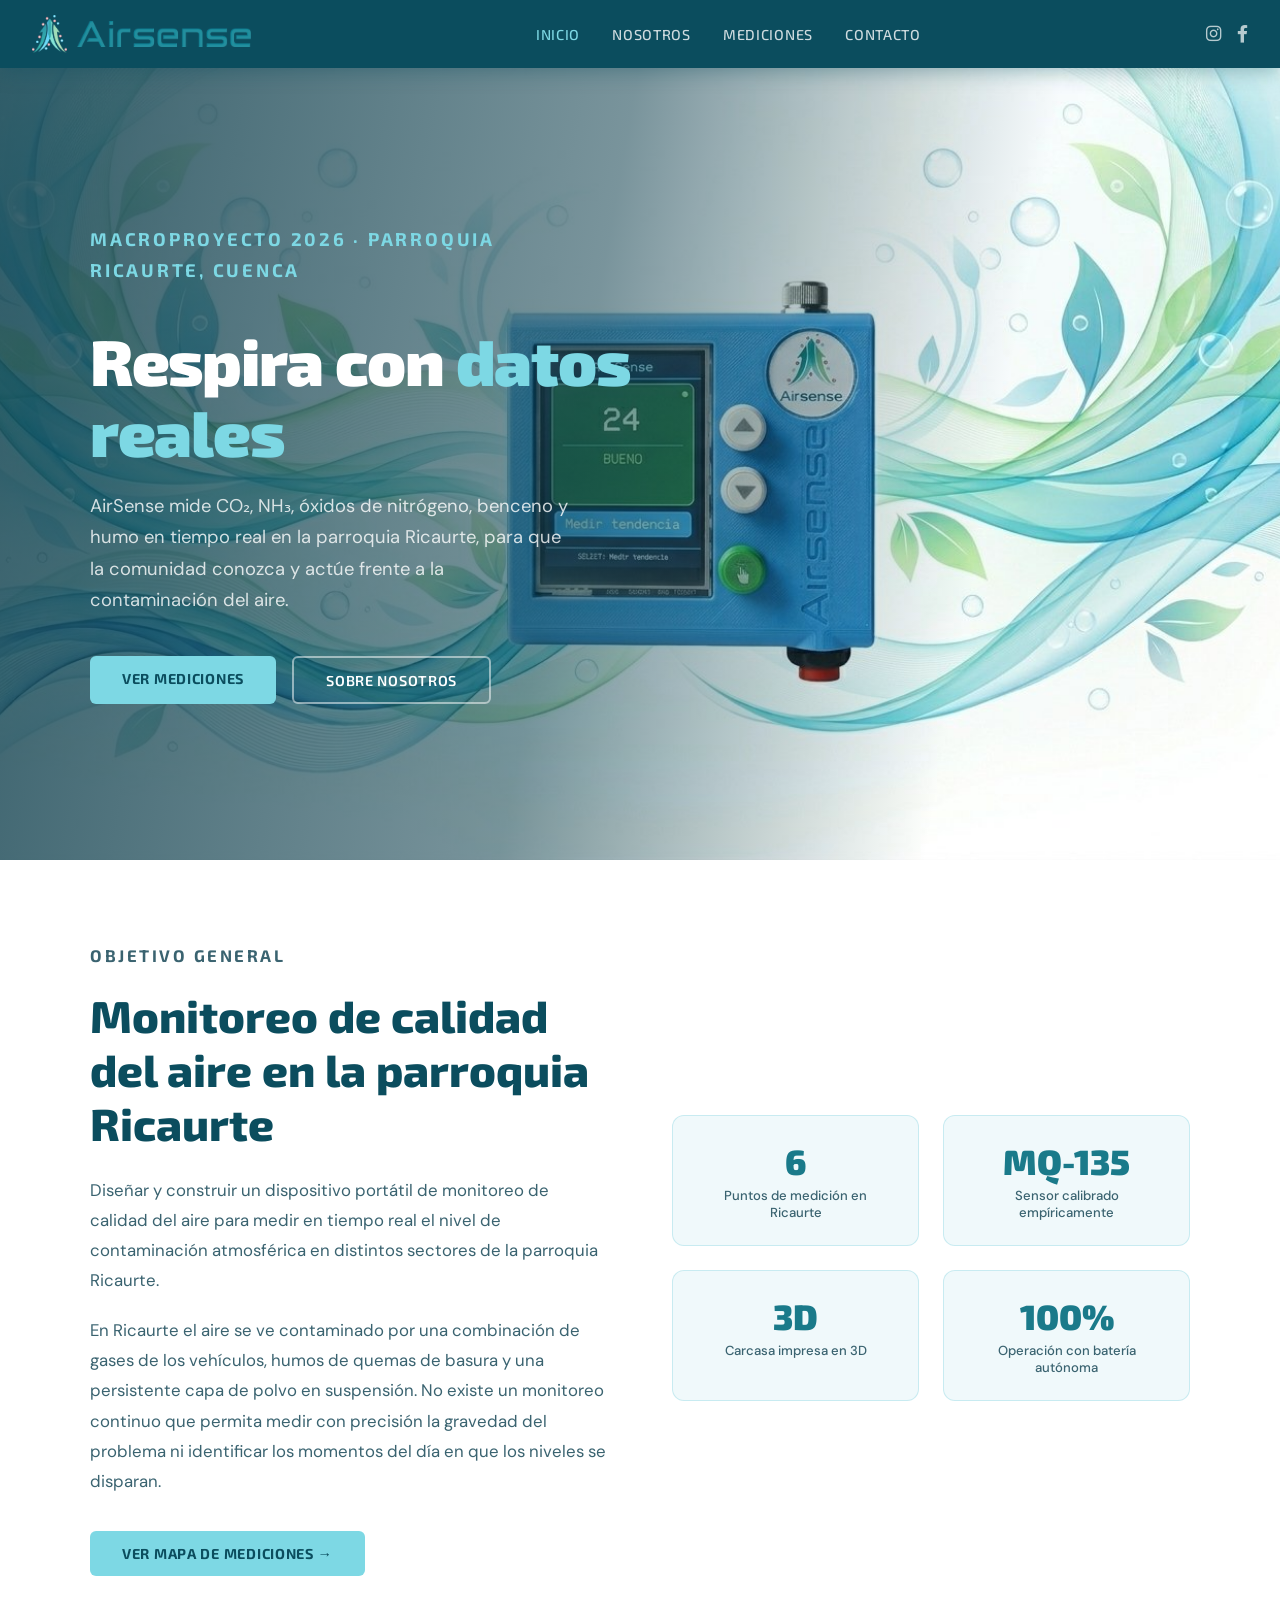
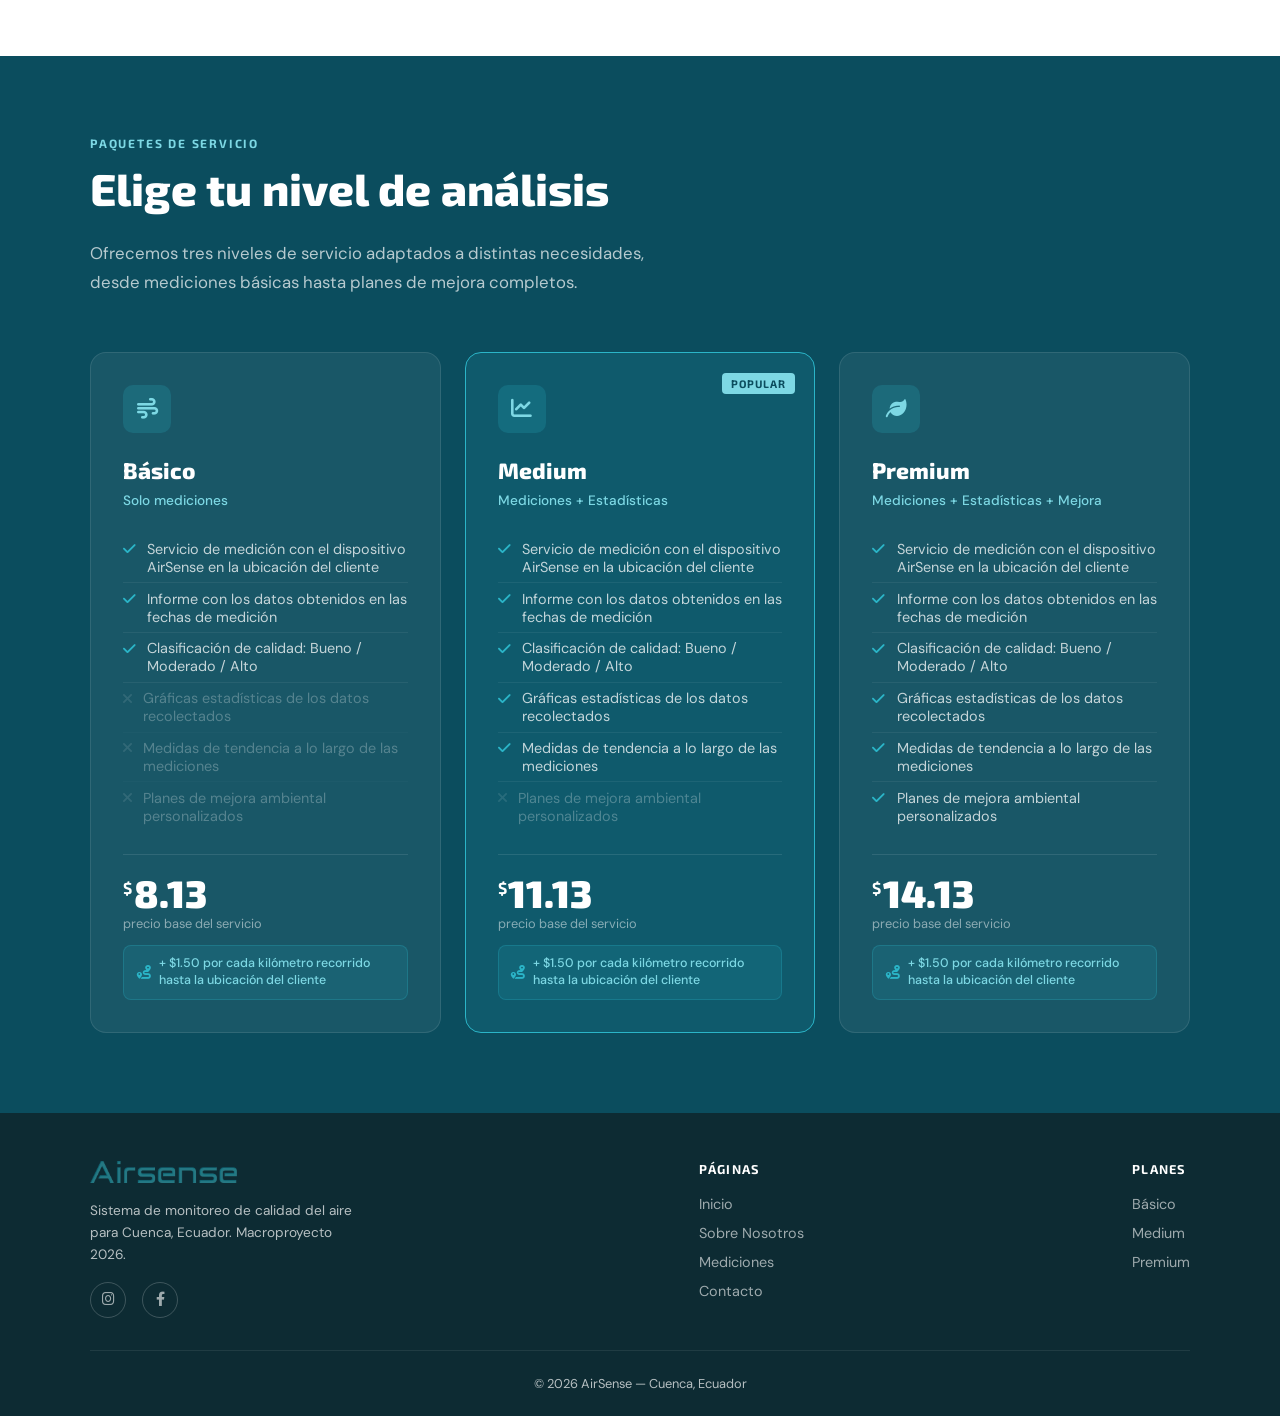
<file: index.html>
<!DOCTYPE html>
<html lang="es">
<head>
    <meta charset="UTF-8">
    <meta name="viewport" content="width=device-width, initial-scale=1.0">
    <title>AirSense | Monitoreo de Calidad del Aire</title>
    <link rel="icon" href="favicon.ico?v=3" sizes="any">
    <link rel="shortcut icon" type="image/x-icon" href="favicon.ico?v=3">
    <link rel="icon" type="image/png" sizes="32x32" href="assets/favicon/favicon-32x32.png?v=3">
    <link rel="icon" type="image/png" sizes="16x16" href="assets/favicon/favicon-16x16.png?v=3">
    <link rel="apple-touch-icon" sizes="180x180" href="assets/favicon/apple-touch-icon.png?v=3">
    <link rel="preconnect" href="https://fonts.googleapis.com">
    <link href="https://fonts.googleapis.com/css2?family=Exo+2:wght@300;400;600;700;900&family=DM+Sans:wght@300;400;500&display=swap" rel="stylesheet">
    <link rel="stylesheet" href="https://cdnjs.cloudflare.com/ajax/libs/font-awesome/6.0.0/css/all.min.css">
    <style>
        :root {
            --teal-dark: #0b4d5e;
            --teal-mid: #1a7a8a;
            --teal-bright: #2bb5c8;
            --teal-light: #7dd8e4;
            --bg-light: #f0f9fb;
            --text-dark: #0d2b33;
            --text-mid: #3a6370;
            --white: #ffffff;
            --accent: #e8f7f9;
        }

        * { margin: 0; padding: 0; box-sizing: border-box; }

        body {
            font-family: 'DM Sans', sans-serif;
            background: var(--white);
            color: var(--text-dark);
        }

        /* NAV */
        nav {
            background: var(--teal-dark);
            position: sticky;
            top: 0;
            z-index: 100;
            padding: 0 2rem;
            height: 68px;
            display: flex;
            align-items: center;
            justify-content: space-between;
            box-shadow: 0 2px 20px rgba(11,77,94,0.4);
        }

        .nav-brand {
            display: flex;
            align-items: center;
            gap: 10px;
            text-decoration: none;
        }

        .nav-brand img.isotipo {
            height: 38px;
            width: auto;
            mix-blend-mode: screen;
        }

        .nav-brand img.logotipo {
            height: 26px;
            width: auto;
            mix-blend-mode: screen;
        }

        .nav-links {
            display: flex;
            align-items: center;
            gap: 2rem;
            list-style: none;
        }

        .nav-links a {
            color: rgba(255,255,255,0.8);
            text-decoration: none;
            font-family: 'Exo 2', sans-serif;
            font-size: 0.9rem;
            font-weight: 500;
            letter-spacing: 0.05em;
            text-transform: uppercase;
            transition: color 0.2s;
        }

        .nav-links a:hover, .nav-links a.active {
            color: var(--teal-light);
        }

        .nav-social {
            display: flex;
            align-items: center;
            gap: 1rem;
        }

        .nav-social a {
            color: rgba(255,255,255,0.7);
            font-size: 1.1rem;
            transition: color 0.2s, transform 0.2s;
            text-decoration: none;
        }

        .nav-social a:hover {
            color: var(--teal-light);
            transform: scale(1.15);
        }

        /* HERO */
        .hero {
            background: url('hero-banner.png') center center / cover no-repeat;
            min-height: 88vh;
            display: flex;
            align-items: center;
            position: relative;
            overflow: hidden;
            padding: 5rem 2rem;
        }

        /* overlay: izquierda opaca para leer el texto, derecha transparente para ver el dispositivo */
        .hero::after {
            content: '';
            position: absolute;
            inset: 0;
            background: linear-gradient(
                100deg,
                rgba(11,60,74,0.82) 0%,
                rgba(11,60,74,0.55) 45%,
                rgba(11,60,74,0.0) 75%
            );
            pointer-events: none;
            z-index: 1;
        }

        .hero::before { display: none; }
        .hero-grid { display: none; }

        .hero-content {
            max-width: 1100px;
            margin: 0 auto;
            position: relative;
            z-index: 2;
            /* solo columna de texto, sin imagen a la derecha */
            display: block;
            width: 100%;
        }

        .hero-text {
            max-width: 560px;
        }

        .hero-text h1 {
            font-family: 'Exo 2', sans-serif;
            font-size: clamp(2.8rem, 5vw, 4.2rem);
            font-weight: 900;
            color: var(--white);
            line-height: 1.1;
            margin-bottom: 1.5rem;
            letter-spacing: -0.02em;
        }

        .hero-text h1 span {
            color: var(--teal-light);
        }

        .hero-text p {
            font-size: 1.15rem;
            color: rgba(255,255,255,0.8);
            line-height: 1.7;
            margin-bottom: 2.5rem;
            max-width: 480px;
        }

        .hero-buttons {
            display: flex;
            gap: 1rem;
            flex-wrap: wrap;
        }

        .btn-primary {
            background: var(--teal-light);
            color: var(--teal-dark);
            padding: 0.85rem 2rem;
            border-radius: 6px;
            font-family: 'Exo 2', sans-serif;
            font-weight: 700;
            font-size: 0.9rem;
            letter-spacing: 0.05em;
            text-transform: uppercase;
            text-decoration: none;
            transition: background 0.2s, transform 0.2s;
        }

        .btn-primary:hover {
            background: var(--white);
            transform: translateY(-2px);
        }

        .btn-outline {
            border: 2px solid rgba(255,255,255,0.5);
            color: var(--white);
            padding: 0.85rem 2rem;
            border-radius: 6px;
            font-family: 'Exo 2', sans-serif;
            font-weight: 600;
            font-size: 0.9rem;
            letter-spacing: 0.05em;
            text-transform: uppercase;
            text-decoration: none;
            transition: border-color 0.2s, background 0.2s;
        }

        .btn-outline:hover {
            border-color: var(--teal-light);
            background: rgba(255,255,255,0.1);
        }

        @keyframes float {
            0%, 100% { transform: translateY(0); }
            50% { transform: translateY(-16px); }
        }

        /* OBJETIVO */
        .section {
            padding: 5rem 2rem;
        }

        .container {
            max-width: 1100px;
            margin: 0 auto;
        }

        .section-tag {
            font-family: 'Exo 2', sans-serif;
            font-size: 0.75rem;
            font-weight: 700;
            letter-spacing: 0.15em;
            text-transform: uppercase;
            color: var(--teal-mid);
            margin-bottom: 0.75rem;
        }

        .section-title {
            font-family: 'Exo 2', sans-serif;
            font-size: clamp(2rem, 3.5vw, 2.8rem);
            font-weight: 800;
            color: var(--teal-dark);
            margin-bottom: 1.5rem;
            line-height: 1.2;
        }

        .objetivo-grid {
            display: grid;
            grid-template-columns: 1fr 1fr;
            gap: 4rem;
            align-items: center;
        }

        .objetivo-text p {
            font-size: 1.05rem;
            color: var(--text-mid);
            line-height: 1.8;
            margin-bottom: 1.2rem;
        }

        .objetivo-stats {
            display: grid;
            grid-template-columns: 1fr 1fr;
            gap: 1.5rem;
        }

        .stat-card {
            background: var(--bg-light);
            border: 1px solid rgba(43,181,200,0.2);
            border-radius: 12px;
            padding: 1.5rem;
            text-align: center;
            transition: transform 0.2s, box-shadow 0.2s;
        }

        .stat-card:hover {
            transform: translateY(-4px);
            box-shadow: 0 8px 24px rgba(43,181,200,0.15);
        }

        .stat-card .num {
            font-family: 'Exo 2', sans-serif;
            font-size: 2.2rem;
            font-weight: 900;
            color: var(--teal-mid);
            display: block;
        }

        .stat-card p {
            font-size: 0.82rem;
            color: var(--text-mid);
            margin-top: 0.3rem;
            font-weight: 500;
        }

        /* PLANES */
        .planes-section {
            background: var(--teal-dark);
            padding: 5rem 2rem;
        }

        .planes-section .section-title {
            color: var(--white);
        }

        .planes-section .section-tag {
            color: var(--teal-light);
        }

        .planes-section .section-intro {
            color: rgba(255,255,255,0.7);
            font-size: 1.05rem;
            max-width: 560px;
            line-height: 1.7;
            margin-bottom: 3.5rem;
        }

        .planes-grid {
            display: grid;
            grid-template-columns: repeat(3, 1fr);
            gap: 1.5rem;
        }

        .plan-card {
            background: rgba(255,255,255,0.06);
            border: 1px solid rgba(255,255,255,0.1);
            border-radius: 16px;
            padding: 2rem;
            transition: transform 0.25s, border-color 0.25s, background 0.25s;
            position: relative;
            overflow: hidden;
        }

        .plan-card:hover {
            transform: translateY(-6px);
            border-color: var(--teal-bright);
            background: rgba(43,181,200,0.1);
        }

        .plan-card.featured {
            border-color: var(--teal-bright);
            background: rgba(43,181,200,0.12);
        }

        .plan-badge {
            position: absolute;
            top: 1.2rem;
            right: 1.2rem;
            background: var(--teal-light);
            color: var(--teal-dark);
            font-family: 'Exo 2', sans-serif;
            font-size: 0.68rem;
            font-weight: 700;
            letter-spacing: 0.08em;
            text-transform: uppercase;
            padding: 0.25rem 0.6rem;
            border-radius: 4px;
        }

        .plan-icon {
            width: 48px;
            height: 48px;
            background: rgba(43,181,200,0.2);
            border-radius: 10px;
            display: flex;
            align-items: center;
            justify-content: center;
            font-size: 1.3rem;
            color: var(--teal-light);
            margin-bottom: 1.5rem;
        }

        .plan-name {
            font-family: 'Exo 2', sans-serif;
            font-size: 1.4rem;
            font-weight: 800;
            color: var(--white);
            margin-bottom: 0.5rem;
        }

        .plan-tagline {
            color: var(--teal-light);
            font-size: 0.85rem;
            margin-bottom: 1.5rem;
            font-weight: 500;
        }

        .plan-features {
            list-style: none;
            space-y: 0.6rem;
        }

        .plan-features li {
            display: flex;
            align-items: flex-start;
            gap: 0.7rem;
            color: rgba(255,255,255,0.75);
            font-size: 0.9rem;
            padding: 0.4rem 0;
            border-bottom: 1px solid rgba(255,255,255,0.06);
        }

        .plan-features li:last-child {
            border-bottom: none;
        }

        .plan-features li i {
            color: var(--teal-bright);
            margin-top: 0.15rem;
            flex-shrink: 0;
        }

        .plan-features li.disabled {
            opacity: 0.35;
        }

        .plan-features li.disabled i {
            color: rgba(255,255,255,0.3);
        }

        /* PRECIO */
        .plan-price {
            margin: 1.4rem 0 0.3rem;
            padding-top: 1.2rem;
            border-top: 1px solid rgba(255,255,255,0.1);
        }

        .plan-price .amount {
            font-family: 'Exo 2', sans-serif;
            font-size: 2.4rem;
            font-weight: 900;
            color: var(--white);
            line-height: 1;
        }

        .plan-price .amount sup {
            font-size: 1rem;
            font-weight: 700;
            vertical-align: super;
            margin-right: 0.1rem;
        }

        .plan-price .period {
            font-size: 0.8rem;
            color: rgba(255,255,255,0.5);
            margin-top: 0.2rem;
        }

        .plan-km {
            display: flex;
            align-items: center;
            gap: 0.5rem;
            background: rgba(43,181,200,0.12);
            border: 1px solid rgba(43,181,200,0.25);
            border-radius: 8px;
            padding: 0.55rem 0.8rem;
            margin-top: 0.8rem;
            font-size: 0.78rem;
            color: var(--teal-light);
            font-weight: 500;
            line-height: 1.4;
        }

        .plan-km i {
            color: var(--teal-bright);
            font-size: 0.85rem;
            flex-shrink: 0;
        }

        /* FOOTER */
        footer {
            background: var(--text-dark);
            color: rgba(255,255,255,0.7);
            padding: 3rem 2rem 1.5rem;
        }

        .footer-inner {
            max-width: 1100px;
            margin: 0 auto;
            display: flex;
            justify-content: space-between;
            align-items: flex-start;
            gap: 2rem;
            flex-wrap: wrap;
        }

        .footer-brand img.logotipo {
            height: 22px;
            mix-blend-mode: screen;
            margin-bottom: 0.8rem;
        }

        .footer-brand p {
            font-size: 0.85rem;
            max-width: 280px;
            line-height: 1.6;
        }

        .footer-social {
            display: flex;
            gap: 1rem;
            margin-top: 1rem;
        }

        .footer-social a {
            width: 36px;
            height: 36px;
            border-radius: 50%;
            border: 1px solid rgba(255,255,255,0.2);
            display: flex;
            align-items: center;
            justify-content: center;
            color: rgba(255,255,255,0.6);
            font-size: 0.9rem;
            text-decoration: none;
            transition: border-color 0.2s, color 0.2s;
        }

        .footer-social a:hover {
            border-color: var(--teal-bright);
            color: var(--teal-light);
        }

        .footer-links h4 {
            font-family: 'Exo 2', sans-serif;
            font-size: 0.8rem;
            font-weight: 700;
            letter-spacing: 0.1em;
            text-transform: uppercase;
            color: var(--white);
            margin-bottom: 1rem;
        }

        .footer-links ul {
            list-style: none;
        }

        .footer-links ul li {
            margin-bottom: 0.5rem;
        }

        .footer-links ul li a {
            color: rgba(255,255,255,0.6);
            text-decoration: none;
            font-size: 0.9rem;
            transition: color 0.2s;
        }

        .footer-links ul li a:hover {
            color: var(--teal-light);
        }

        .footer-bottom {
            max-width: 1100px;
            margin: 2rem auto 0;
            padding-top: 1.5rem;
            border-top: 1px solid rgba(255,255,255,0.08);
            text-align: center;
            font-size: 0.8rem;
        }

        @media (max-width: 768px) {
            .objetivo-grid, .planes-grid { grid-template-columns: 1fr; }
            .objetivo-stats { grid-template-columns: 1fr 1fr; }
            .nav-links { display: none; }
            .hero-text { max-width: 100%; }
        }
    </style>
</head>
<body>

<nav>
    <a href="index.html" class="nav-brand">
        <img src="Airsense-iso.png" class="isotipo" alt="AirSense isotipo">
        <img src="Airsense-logo.png" class="logotipo" alt="AirSense">
    </a>
    <ul class="nav-links">
        <li><a href="index.html" class="active">Inicio</a></li>
        <li><a href="nosotros.html">Nosotros</a></li>
        <li><a href="mediciones.html">Mediciones</a></li>
        <li><a href="contacto.html">Contacto</a></li>
    </ul>
    <div class="nav-social">
        <a href="https://www.instagram.com/airsense_ricaurte/" target="_blank" title="Instagram"><i class="fab fa-instagram"></i></a>
        <a href="https://www.facebook.com/profile.php?id=61586188710664" target="_blank" title="Facebook"><i class="fab fa-facebook-f"></i></a>
    </div>
</nav>

<!-- HERO -->
<header class="hero">
    <div class="hero-grid"></div>
    <div class="hero-content">
        <div class="hero-text">
            <p class="section-tag" style="color:var(--teal-light);">Macroproyecto 2026 · Parroquia Ricaurte, Cuenca</p>
            <h1>Respira con <span>datos reales</span></h1>
            <p>AirSense mide CO₂, NH₃, óxidos de nitrógeno, benceno y humo en tiempo real en la parroquia Ricaurte, para que la comunidad conozca y actúe frente a la contaminación del aire.</p>
            <div class="hero-buttons">
                <a href="mediciones.html" class="btn-primary">Ver Mediciones</a>
                <a href="nosotros.html" class="btn-outline">Sobre Nosotros</a>
            </div>
        </div>
    </div>
</header>

<!-- OBJETIVO -->
<section class="section" id="objetivo">
    <div class="container">
        <div class="objetivo-grid">
            <div class="objetivo-text">
                <p class="section-tag">Objetivo General</p>
                <h2 class="section-title">Monitoreo de calidad del aire en la parroquia Ricaurte</h2>
                <p>Diseñar y construir un dispositivo portátil de monitoreo de calidad del aire para medir en tiempo real el nivel de contaminación atmosférica en distintos sectores de la parroquia Ricaurte.</p>
                <p>En Ricaurte el aire se ve contaminado por una combinación de gases de los vehículos, humos de quemas de basura y una persistente capa de polvo en suspensión. No existe un monitoreo continuo que permita medir con precisión la gravedad del problema ni identificar los momentos del día en que los niveles se disparan.</p>
                <a href="mediciones.html" class="btn-primary" style="display:inline-block; margin-top:1rem;">Ver mapa de mediciones →</a>
            </div>
            <div class="objetivo-stats">
                <div class="stat-card">
                    <span class="num">6</span>
                    <p>Puntos de medición en Ricaurte</p>
                </div>
                <div class="stat-card">
                    <span class="num">MQ-135</span>
                    <p>Sensor calibrado empíricamente</p>
                </div>
                <div class="stat-card">
                    <span class="num">3D</span>
                    <p>Carcasa impresa en 3D</p>
                </div>
                <div class="stat-card">
                    <span class="num">100%</span>
                    <p>Operación con batería autónoma</p>
                </div>
            </div>
        </div>
    </div>
</section>

<!-- PLANES -->
<section class="planes-section" id="planes">
    <div class="container">
        <p class="section-tag">Paquetes de Servicio</p>
        <h2 class="section-title">Elige tu nivel de análisis</h2>
        <p class="section-intro">Ofrecemos tres niveles de servicio adaptados a distintas necesidades, desde mediciones básicas hasta planes de mejora completos.</p>

        <div class="planes-grid">
            <!-- BÁSICO -->
            <div class="plan-card">
                <div class="plan-icon"><i class="fas fa-wind"></i></div>
                <div class="plan-name">Básico</div>
                <div class="plan-tagline">Solo mediciones</div>
                <ul class="plan-features">
                    <li><i class="fas fa-check"></i> Servicio de medición con el dispositivo AirSense en la ubicación del cliente</li>
                    <li><i class="fas fa-check"></i> Informe con los datos obtenidos en las fechas de medición</li>
                    <li><i class="fas fa-check"></i> Clasificación de calidad: Bueno / Moderado / Alto</li>
                    <li class="disabled"><i class="fas fa-times"></i> Gráficas estadísticas de los datos recolectados</li>
                    <li class="disabled"><i class="fas fa-times"></i> Medidas de tendencia a lo largo de las mediciones</li>
                    <li class="disabled"><i class="fas fa-times"></i> Planes de mejora ambiental personalizados</li>
                </ul>
                <div class="plan-price">
                    <div class="amount"><sup>$</sup>8.13</div>
                    <div class="period">precio base del servicio</div>
                </div>
                <div class="plan-km">
                    <i class="fas fa-route"></i>
                    <span>+ $1.50 por cada kilómetro recorrido hasta la ubicación del cliente</span>
                </div>
            </div>

            <!-- MEDIUM -->
            <div class="plan-card featured">
                <div class="plan-badge">Popular</div>
                <div class="plan-icon"><i class="fas fa-chart-line"></i></div>
                <div class="plan-name">Medium</div>
                <div class="plan-tagline">Mediciones + Estadísticas</div>
                <ul class="plan-features">
                    <li><i class="fas fa-check"></i> Servicio de medición con el dispositivo AirSense en la ubicación del cliente</li>
                    <li><i class="fas fa-check"></i> Informe con los datos obtenidos en las fechas de medición</li>
                    <li><i class="fas fa-check"></i> Clasificación de calidad: Bueno / Moderado / Alto</li>
                    <li><i class="fas fa-check"></i> Gráficas estadísticas de los datos recolectados</li>
                    <li><i class="fas fa-check"></i> Medidas de tendencia a lo largo de las mediciones</li>
                    <li class="disabled"><i class="fas fa-times"></i> Planes de mejora ambiental personalizados</li>
                </ul>
                <div class="plan-price">
                    <div class="amount"><sup>$</sup>11.13</div>
                    <div class="period">precio base del servicio</div>
                </div>
                <div class="plan-km">
                    <i class="fas fa-route"></i>
                    <span>+ $1.50 por cada kilómetro recorrido hasta la ubicación del cliente</span>
                </div>
            </div>

            <!-- PREMIUM -->
            <div class="plan-card">
                <div class="plan-icon"><i class="fas fa-leaf"></i></div>
                <div class="plan-name">Premium</div>
                <div class="plan-tagline">Mediciones + Estadísticas + Mejora</div>
                <ul class="plan-features">
                    <li><i class="fas fa-check"></i> Servicio de medición con el dispositivo AirSense en la ubicación del cliente</li>
                    <li><i class="fas fa-check"></i> Informe con los datos obtenidos en las fechas de medición</li>
                    <li><i class="fas fa-check"></i> Clasificación de calidad: Bueno / Moderado / Alto</li>
                    <li><i class="fas fa-check"></i> Gráficas estadísticas de los datos recolectados</li>
                    <li><i class="fas fa-check"></i> Medidas de tendencia a lo largo de las mediciones</li>
                    <li><i class="fas fa-check"></i> Planes de mejora ambiental personalizados</li>
                </ul>
                <div class="plan-price">
                    <div class="amount"><sup>$</sup>14.13</div>
                    <div class="period">precio base del servicio</div>
                </div>
                <div class="plan-km">
                    <i class="fas fa-route"></i>
                    <span>+ $1.50 por cada kilómetro recorrido hasta la ubicación del cliente</span>
                </div>
            </div>
        </div>
    </div>
</section>

<!-- FOOTER -->
<footer>
    <div class="footer-inner">
        <div class="footer-brand">
            <img src="Airsense-logo.png" class="logotipo" alt="AirSense">
            <p>Sistema de monitoreo de calidad del aire para Cuenca, Ecuador. Macroproyecto 2026.</p>
            <div class="footer-social">
                <a href="https://www.instagram.com/airsense_ricaurte/" target="_blank"><i class="fab fa-instagram"></i></a>
                <a href="https://www.facebook.com/profile.php?id=61586188710664" target="_blank"><i class="fab fa-facebook-f"></i></a>
            </div>
        </div>
        <div class="footer-links">
            <h4>Páginas</h4>
            <ul>
                <li><a href="index.html">Inicio</a></li>
                <li><a href="nosotros.html">Sobre Nosotros</a></li>
                <li><a href="mediciones.html">Mediciones</a></li>
                <li><a href="contacto.html">Contacto</a></li>
            </ul>
        </div>
        <div class="footer-links">
            <h4>Planes</h4>
            <ul>
                <li><a href="#planes">Básico</a></li>
                <li><a href="#planes">Medium</a></li>
                <li><a href="#planes">Premium</a></li>
            </ul>
        </div>
    </div>
    <div class="footer-bottom">
        &copy; 2026 AirSense — Cuenca, Ecuador
    </div>
</footer>

</body>
</html>
</file>
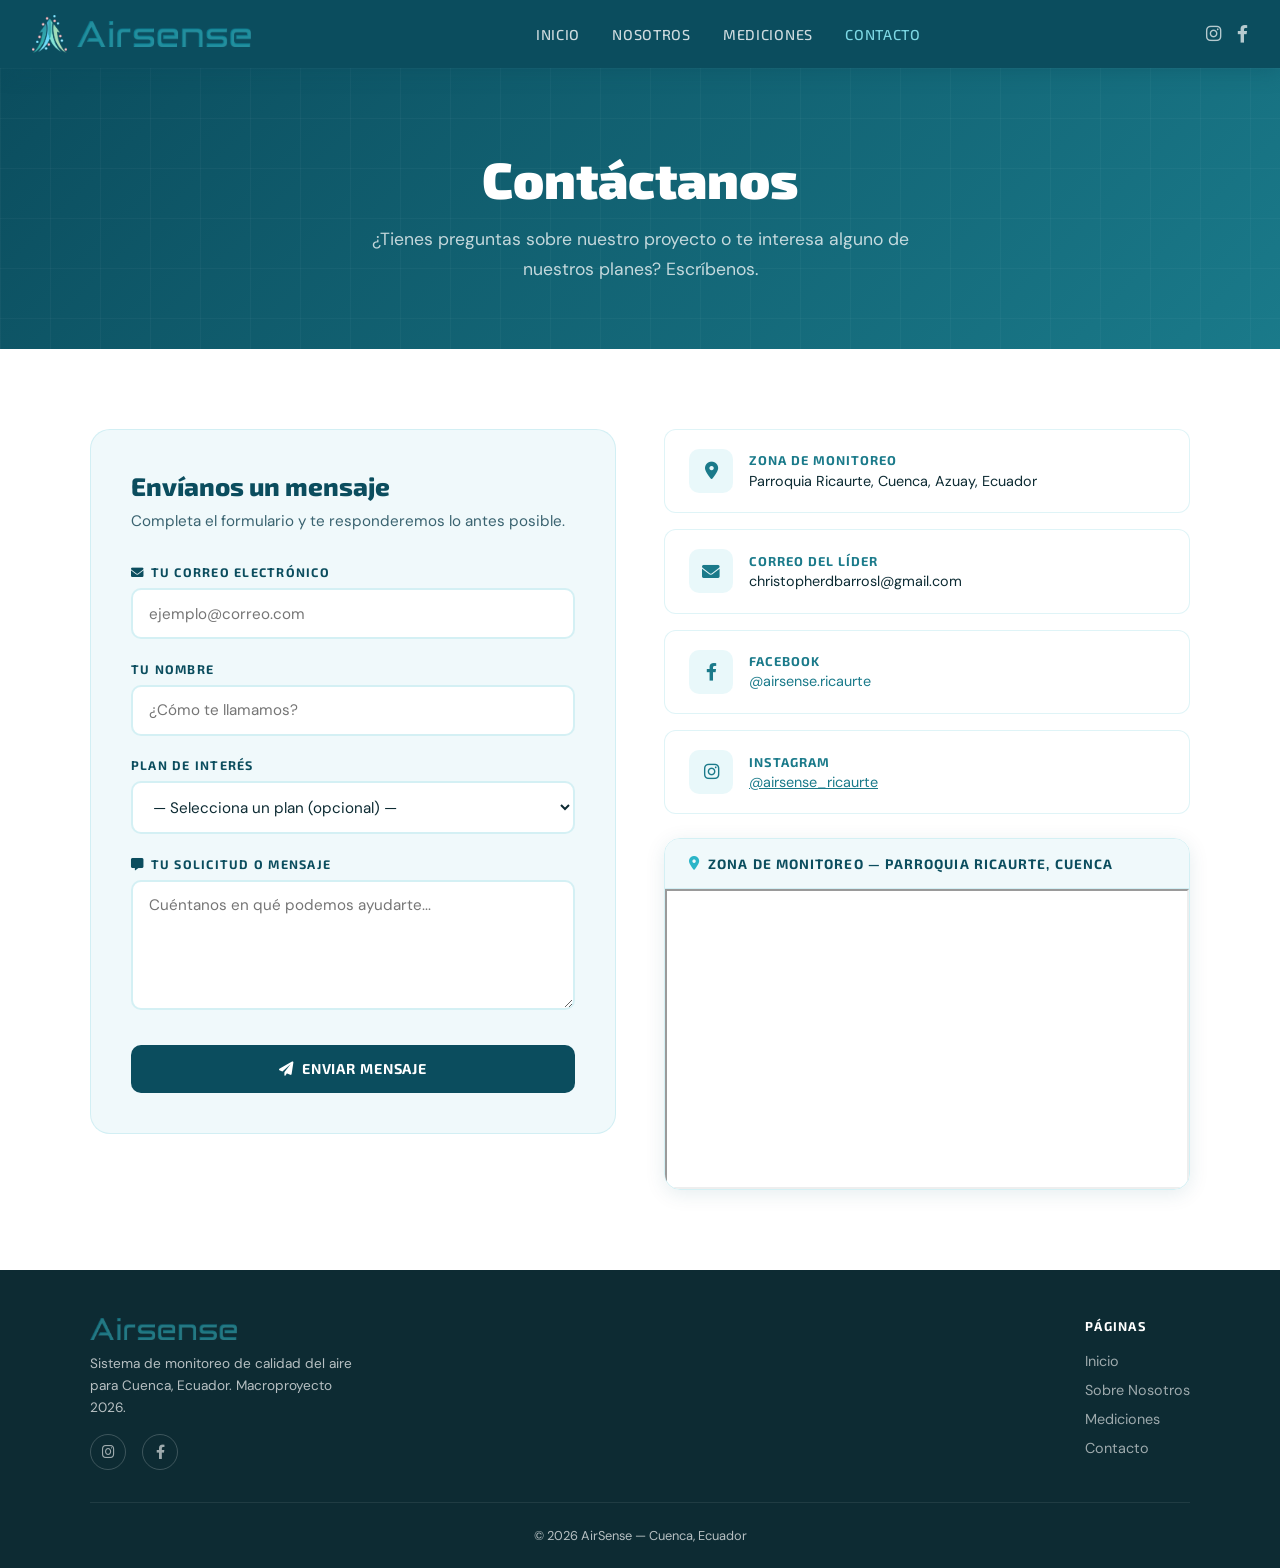
<file: contacto.html>
<!DOCTYPE html>
<html lang="es">
<head>
    <meta charset="UTF-8">
    <meta name="viewport" content="width=device-width, initial-scale=1.0">
    <title>Contacto | AirSense</title>
    <link rel="icon" href="favicon.ico?v=3" sizes="any">
    <link rel="shortcut icon" type="image/x-icon" href="favicon.ico?v=3">
    <link rel="icon" type="image/png" sizes="32x32" href="assets/favicon/favicon-32x32.png?v=3">
    <link rel="icon" type="image/png" sizes="16x16" href="assets/favicon/favicon-16x16.png?v=3">
    <link rel="apple-touch-icon" sizes="180x180" href="assets/favicon/apple-touch-icon.png?v=3">
    <link rel="preconnect" href="https://fonts.googleapis.com">
    <link href="https://fonts.googleapis.com/css2?family=Exo+2:wght@300;400;600;700;900&family=DM+Sans:wght@300;400;500&display=swap" rel="stylesheet">
    <link rel="stylesheet" href="https://cdnjs.cloudflare.com/ajax/libs/font-awesome/6.0.0/css/all.min.css">
    <style>
        :root {
            --teal-dark: #0b4d5e;
            --teal-mid: #1a7a8a;
            --teal-bright: #2bb5c8;
            --teal-light: #7dd8e4;
            --bg-light: #f0f9fb;
            --text-dark: #0d2b33;
            --text-mid: #3a6370;
            --white: #ffffff;
        }

        * { margin: 0; padding: 0; box-sizing: border-box; }
        body { font-family: 'DM Sans', sans-serif; background: var(--white); color: var(--text-dark); }

        nav {
            background: var(--teal-dark);
            position: sticky; top: 0; z-index: 100;
            padding: 0 2rem; height: 68px;
            display: flex; align-items: center; justify-content: space-between;
            box-shadow: 0 2px 20px rgba(11,77,94,0.4);
        }
        .nav-brand { display: flex; align-items: center; gap: 10px; text-decoration: none; }
        .nav-brand img.isotipo { height: 38px; mix-blend-mode: screen; }
        .nav-brand img.logotipo { height: 26px; mix-blend-mode: screen; }
        .nav-links { display: flex; align-items: center; gap: 2rem; list-style: none; }
        .nav-links a { color: rgba(255,255,255,0.8); text-decoration: none; font-family: 'Exo 2', sans-serif; font-size: 0.9rem; font-weight: 500; letter-spacing: 0.05em; text-transform: uppercase; transition: color 0.2s; }
        .nav-links a:hover, .nav-links a.active { color: var(--teal-light); }
        .nav-social { display: flex; align-items: center; gap: 1rem; }
        .nav-social a { color: rgba(255,255,255,0.7); font-size: 1.1rem; transition: color 0.2s, transform 0.2s; text-decoration: none; }
        .nav-social a:hover { color: var(--teal-light); transform: scale(1.15); }

        .page-header {
            background: linear-gradient(135deg, var(--teal-dark) 0%, var(--teal-mid) 100%);
            padding: 5rem 2rem 4rem;
            text-align: center;
            position: relative; overflow: hidden;
        }
        .page-header::before {
            content: '';
            position: absolute; inset: 0;
            background-image: linear-gradient(rgba(255,255,255,0.03) 1px, transparent 1px), linear-gradient(90deg, rgba(255,255,255,0.03) 1px, transparent 1px);
            background-size: 50px 50px;
        }
        .page-header h1 { font-family: 'Exo 2', sans-serif; font-size: clamp(2.2rem, 4vw, 3.5rem); font-weight: 900; color: var(--white); position: relative; margin-bottom: 1rem; }
        .page-header p { color: rgba(255,255,255,0.75); font-size: 1.1rem; max-width: 540px; margin: 0 auto; position: relative; line-height: 1.7; }

        .section { padding: 5rem 2rem; }
        .container { max-width: 1100px; margin: 0 auto; }

        .contact-layout {
            display: grid;
            grid-template-columns: 1fr 1fr;
            gap: 3rem;
            align-items: start;
        }

        /* FORM */
        .form-card {
            background: var(--bg-light);
            border-radius: 20px;
            padding: 2.5rem;
            border: 1px solid rgba(43,181,200,0.15);
        }

        .form-card h2 {
            font-family: 'Exo 2', sans-serif;
            font-size: 1.6rem; font-weight: 800;
            color: var(--teal-dark); margin-bottom: 0.5rem;
        }

        .form-card p {
            color: var(--text-mid); font-size: 0.95rem;
            margin-bottom: 2rem; line-height: 1.6;
        }

        .form-group {
            margin-bottom: 1.4rem;
        }

        .form-group label {
            display: block;
            font-family: 'Exo 2', sans-serif;
            font-size: 0.78rem;
            font-weight: 700;
            letter-spacing: 0.1em;
            text-transform: uppercase;
            color: var(--teal-dark);
            margin-bottom: 0.5rem;
        }

        .form-group input,
        .form-group textarea,
        .form-group select {
            width: 100%;
            padding: 0.85rem 1rem;
            border: 2px solid rgba(43,181,200,0.2);
            border-radius: 10px;
            font-family: 'DM Sans', sans-serif;
            font-size: 0.95rem;
            color: var(--text-dark);
            background: var(--white);
            transition: border-color 0.2s, box-shadow 0.2s;
            outline: none;
        }

        .form-group input:focus,
        .form-group textarea:focus,
        .form-group select:focus {
            border-color: var(--teal-bright);
            box-shadow: 0 0 0 3px rgba(43,181,200,0.12);
        }

        .form-group textarea {
            min-height: 130px;
            resize: vertical;
        }

        .btn-submit {
            width: 100%;
            padding: 0.95rem;
            background: var(--teal-dark);
            color: var(--white);
            border: none;
            border-radius: 10px;
            font-family: 'Exo 2', sans-serif;
            font-size: 0.9rem;
            font-weight: 700;
            letter-spacing: 0.06em;
            text-transform: uppercase;
            cursor: pointer;
            transition: background 0.2s, transform 0.15s;
            margin-top: 0.5rem;
        }

        .btn-submit:hover {
            background: var(--teal-mid);
            transform: translateY(-2px);
        }

        .success-msg {
            display: none;
            background: rgba(43,181,200,0.1);
            border: 1px solid var(--teal-bright);
            border-radius: 10px;
            padding: 1rem 1.5rem;
            color: var(--teal-dark);
            font-size: 0.95rem;
            margin-top: 1rem;
            text-align: center;
        }

        /* MAP SIDE */
        .map-side {
            display: flex;
            flex-direction: column;
            gap: 1.5rem;
        }

        .contact-info-cards {
            display: flex;
            flex-direction: column;
            gap: 1rem;
        }

        .info-card {
            background: var(--white);
            border-radius: 12px;
            padding: 1.2rem 1.5rem;
            display: flex;
            align-items: center;
            gap: 1rem;
            border: 1px solid rgba(43,181,200,0.15);
            transition: box-shadow 0.2s;
        }

        .info-card:hover { box-shadow: 0 4px 16px rgba(43,181,200,0.1); }

        .info-card .ic-icon {
            width: 44px; height: 44px;
            background: rgba(43,181,200,0.1);
            border-radius: 10px;
            display: flex; align-items: center; justify-content: center;
            font-size: 1.1rem; color: var(--teal-mid);
            flex-shrink: 0;
        }

        .info-card h4 {
            font-family: 'Exo 2', sans-serif;
            font-size: 0.8rem; font-weight: 700;
            letter-spacing: 0.08em; text-transform: uppercase;
            color: var(--teal-mid); margin-bottom: 0.2rem;
        }

        .info-card p {
            font-size: 0.9rem; color: var(--text-dark);
        }

        .map-container {
            border-radius: 16px;
            overflow: hidden;
            border: 1px solid rgba(43,181,200,0.2);
            box-shadow: 0 4px 20px rgba(11,77,94,0.1);
        }

        .map-container h3 {
            font-family: 'Exo 2', sans-serif;
            font-size: 0.85rem; font-weight: 700;
            letter-spacing: 0.08em; text-transform: uppercase;
            color: var(--teal-dark);
            padding: 1rem 1.5rem;
            background: var(--bg-light);
            display: flex; align-items: center; gap: 0.5rem;
            border-bottom: 1px solid rgba(43,181,200,0.15);
        }

        .map-container iframe {
            display: block;
            width: 100%;
            height: 300px;
        }

        /* FOOTER */
        footer {
            background: var(--text-dark);
            color: rgba(255,255,255,0.7);
            padding: 3rem 2rem 1.5rem;
        }
        .footer-inner { max-width: 1100px; margin: 0 auto; display: flex; justify-content: space-between; align-items: flex-start; gap: 2rem; flex-wrap: wrap; }
        .footer-brand img.logotipo { height: 22px; mix-blend-mode: screen; margin-bottom: 0.8rem; display: block; }
        .footer-brand p { font-size: 0.85rem; max-width: 280px; line-height: 1.6; }
        .footer-social { display: flex; gap: 1rem; margin-top: 1rem; }
        .footer-social a { width: 36px; height: 36px; border-radius: 50%; border: 1px solid rgba(255,255,255,0.2); display: flex; align-items: center; justify-content: center; color: rgba(255,255,255,0.6); font-size: 0.9rem; text-decoration: none; transition: border-color 0.2s, color 0.2s; }
        .footer-social a:hover { border-color: var(--teal-bright); color: var(--teal-light); }
        .footer-links h4 { font-family: 'Exo 2', sans-serif; font-size: 0.8rem; font-weight: 700; letter-spacing: 0.1em; text-transform: uppercase; color: var(--white); margin-bottom: 1rem; }
        .footer-links ul { list-style: none; }
        .footer-links ul li { margin-bottom: 0.5rem; }
        .footer-links ul li a { color: rgba(255,255,255,0.6); text-decoration: none; font-size: 0.9rem; transition: color 0.2s; }
        .footer-links ul li a:hover { color: var(--teal-light); }
        .footer-bottom { max-width: 1100px; margin: 2rem auto 0; padding-top: 1.5rem; border-top: 1px solid rgba(255,255,255,0.08); text-align: center; font-size: 0.8rem; }

        @media (max-width: 768px) {
            .contact-layout { grid-template-columns: 1fr; }
            .nav-links { display: none; }
        }
    </style>
</head>
<body>

<nav>
    <a href="index.html" class="nav-brand">
        <img src="Airsense-iso.png" class="isotipo" alt="AirSense isotipo">
        <img src="Airsense-logo.png" class="logotipo" alt="AirSense">
    </a>
    <ul class="nav-links">
        <li><a href="index.html">Inicio</a></li>
        <li><a href="nosotros.html">Nosotros</a></li>
        <li><a href="mediciones.html">Mediciones</a></li>
        <li><a href="contacto.html" class="active">Contacto</a></li>
    </ul>
    <div class="nav-social">
        <a href="https://www.instagram.com/airsense_ricaurte/" target="_blank"><i class="fab fa-instagram"></i></a>
        <a href="https://www.facebook.com/profile.php?id=61586188710664" target="_blank"><i class="fab fa-facebook-f"></i></a>
    </div>
</nav>

<div class="page-header">
    <h1>Contáctanos</h1>
    <p>¿Tienes preguntas sobre nuestro proyecto o te interesa alguno de nuestros planes? Escríbenos.</p>
</div>

<section class="section">
    <div class="container">
        <div class="contact-layout">

            <!-- FORMULARIO -->
            <div class="form-card">
                <h2>Envíanos un mensaje</h2>
                <p>Completa el formulario y te responderemos lo antes posible.</p>

                <form id="contactForm">
                    <div class="form-group">
                        <label for="email"><i class="fas fa-envelope" style="margin-right:0.4rem;"></i>Tu correo electrónico</label>
                        <input type="email" id="email" placeholder="ejemplo@correo.com" required>
                    </div>

                    <div class="form-group">
                        <label for="nombre">Tu nombre</label>
                        <input type="text" id="nombre" placeholder="¿Cómo te llamamos?">
                    </div>

                    <div class="form-group">
                        <label for="plan">Plan de interés</label>
                        <select id="plan">
                            <option value="">— Selecciona un plan (opcional) —</option>
                            <option value="basico">Básico — Solo mediciones</option>
                            <option value="medium">Medium — Mediciones + Estadísticas</option>
                            <option value="premium">Premium — Mediciones + Estadísticas + Mejora</option>
                            <option value="info">Solo quiero información general</option>
                        </select>
                    </div>

                    <div class="form-group">
                        <label for="solicitud"><i class="fas fa-comment-alt" style="margin-right:0.4rem;"></i>Tu solicitud o mensaje</label>
                        <textarea id="solicitud" placeholder="Cuéntanos en qué podemos ayudarte..." required></textarea>
                    </div>

                    <button type="submit" class="btn-submit">
                        <i class="fas fa-paper-plane" style="margin-right:0.5rem;"></i>Enviar mensaje
                    </button>
                </form>

                <div class="success-msg" id="successMsg">
                    <i class="fas fa-check-circle" style="color:var(--teal-mid); margin-right:0.5rem;"></i>
                    ¡Mensaje enviado correctamente! Te contactaremos pronto.
                </div>
            </div>

            <!-- MAPA + INFO -->
            <div class="map-side">
                <div class="contact-info-cards">
                    <div class="info-card">
                        <div class="ic-icon"><i class="fas fa-map-marker-alt"></i></div>
                        <div>
                            <h4>Zona de monitoreo</h4>
                            <p>Parroquia Ricaurte, Cuenca, Azuay, Ecuador</p>
                        </div>
                    </div>
                    <div class="info-card">
                        <div class="ic-icon"><i class="fas fa-envelope"></i></div>
                        <div>
                            <h4>Correo del líder</h4>
                            <p>christopherdbarrosl@gmail.com</p>
                        </div>
                    </div>
                    <div class="info-card">
                        <div class="ic-icon"><i class="fab fa-facebook-f"></i></div>
                        <div>
                            <h4>Facebook</h4>
                            <p><a href="https://www.facebook.com/" target="_blank" style="color:var(--teal-mid); text-decoration:none;">@airsense.ricaurte</a></p>
                        </div>
                    </div>
                    <div class="info-card">
                        <div class="ic-icon"><i class="fab fa-instagram"></i></div>
                        <div>
                            <h4>Instagram</h4>
                            <p><a href="https://www.instagram.com/airsense_ricaurte/" target="_blank" style="color:var(--teal-mid);">@airsense_ricaurte</a></p>
                        </div>
                    </div>
                </div>

                <div class="map-container">
                    <h3><i class="fas fa-map-marker-alt" style="color:var(--teal-bright);"></i> Zona de monitoreo — Parroquia Ricaurte, Cuenca</h3>
                    <iframe
                        src="https://www.google.com/maps/embed?pb=!1m18!1m12!1m3!1d15939.79!2d-78.9977!3d-2.9047!2m3!1f0!2f0!3f0!3m2!1i1024!2i768!4f13.1!3m3!1m2!1s0x91cd17f8e348f9c5%3A0x3e5c7f4b4c1d1234!2sRicaurte%2C%20Cuenca!5e0!3m2!1ses!2sec!4v1700000000000!5m2!1ses!2sec"
                        allowfullscreen=""
                        loading="lazy"
                        referrerpolicy="no-referrer-when-downgrade">
                    </iframe>
                </div>
            </div>

        </div>
    </div>
</section>

<footer>
    <div class="footer-inner">
        <div class="footer-brand">
            <img src="Airsense-logo.png" class="logotipo" alt="AirSense">
            <p>Sistema de monitoreo de calidad del aire para Cuenca, Ecuador. Macroproyecto 2026.</p>
            <div class="footer-social">
                <a href="https://www.instagram.com/airsense_ricaurte/" target="_blank"><i class="fab fa-instagram"></i></a>
                <a href="https://www.facebook.com/profile.php?id=61586188710664" target="_blank"><i class="fab fa-facebook-f"></i></a>
            </div>
        </div>
        <div class="footer-links">
            <h4>Páginas</h4>
            <ul>
                <li><a href="index.html">Inicio</a></li>
                <li><a href="nosotros.html">Sobre Nosotros</a></li>
                <li><a href="mediciones.html">Mediciones</a></li>
                <li><a href="contacto.html">Contacto</a></li>
            </ul>
        </div>
    </div>
    <div class="footer-bottom">&copy; 2026 AirSense — Cuenca, Ecuador</div>
</footer>

<script>
    document.getElementById('contactForm').addEventListener('submit', function(e) {
        e.preventDefault();
        const email = document.getElementById('email').value;
        const solicitud = document.getElementById('solicitud').value;
        if (email && solicitud) {
            document.getElementById('contactForm').style.display = 'none';
            document.getElementById('successMsg').style.display = 'block';
        }
    });
</script>

</body>
</html>
</file>
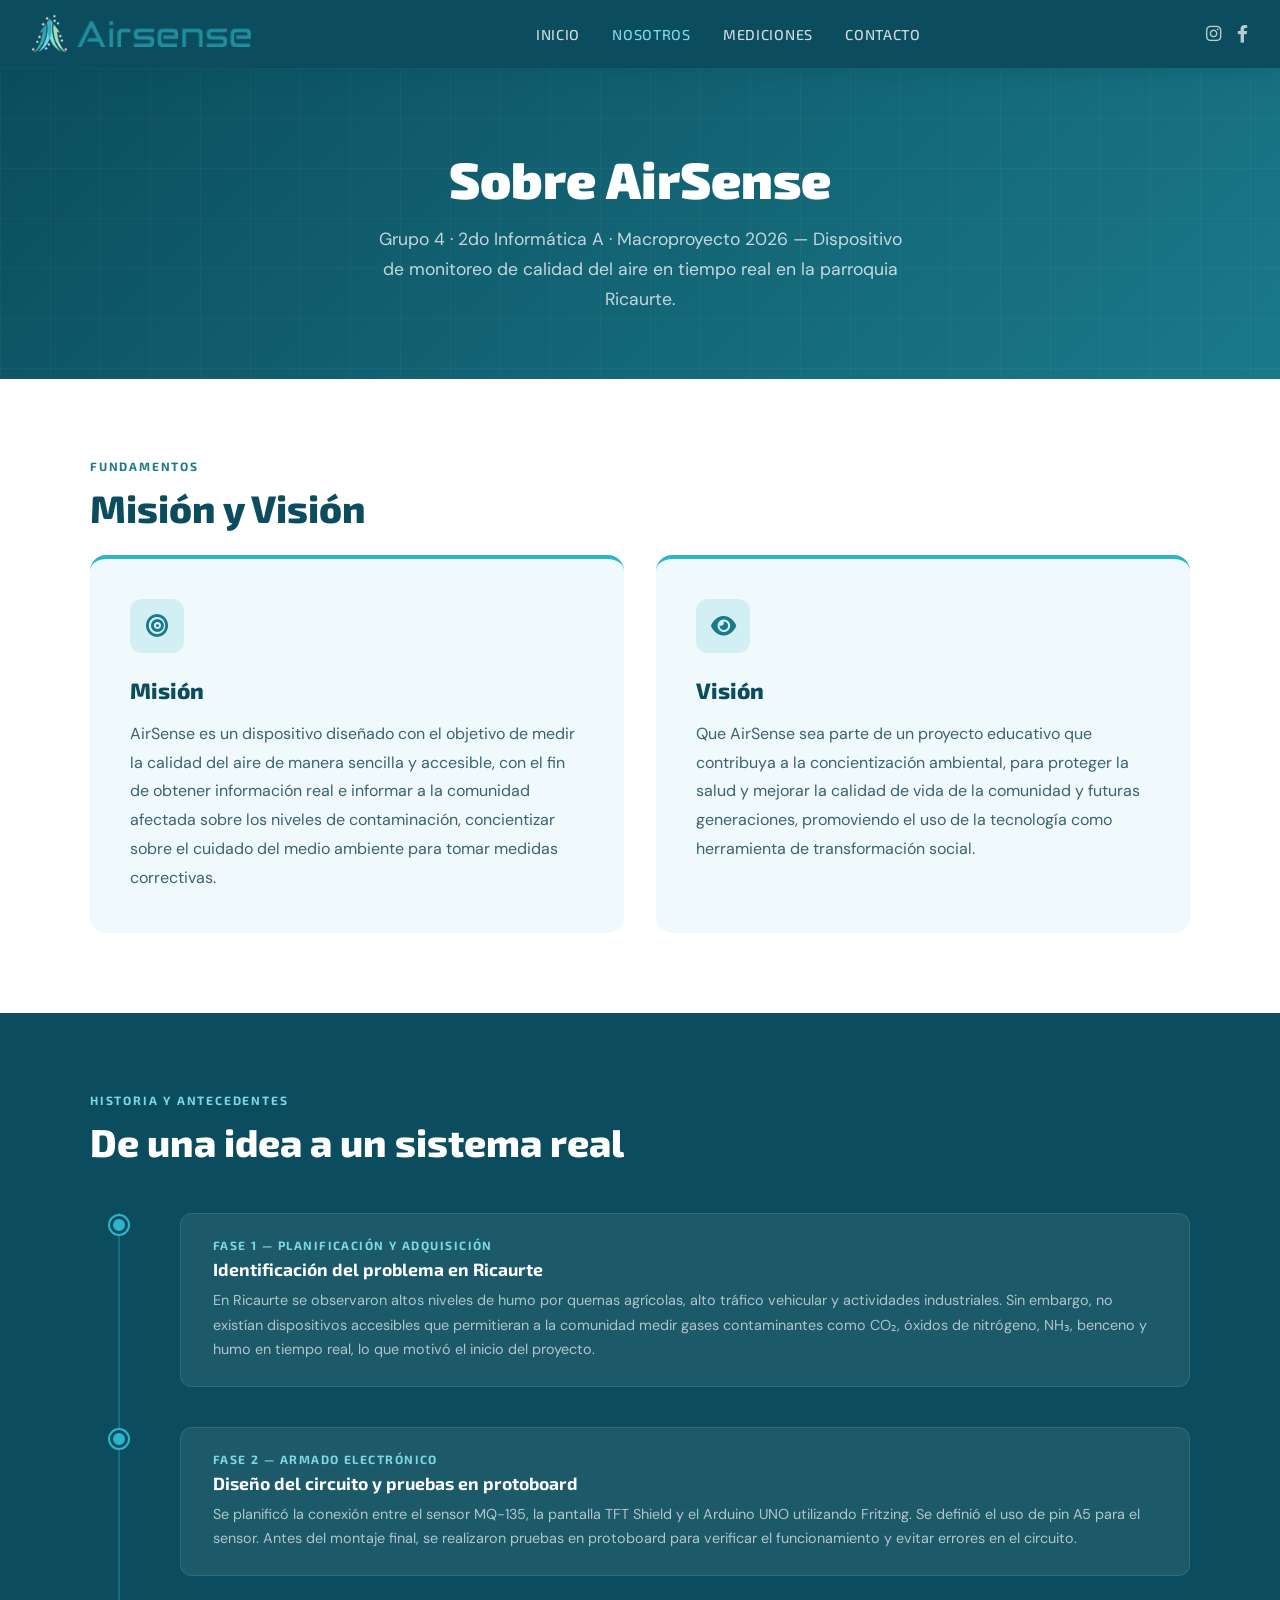
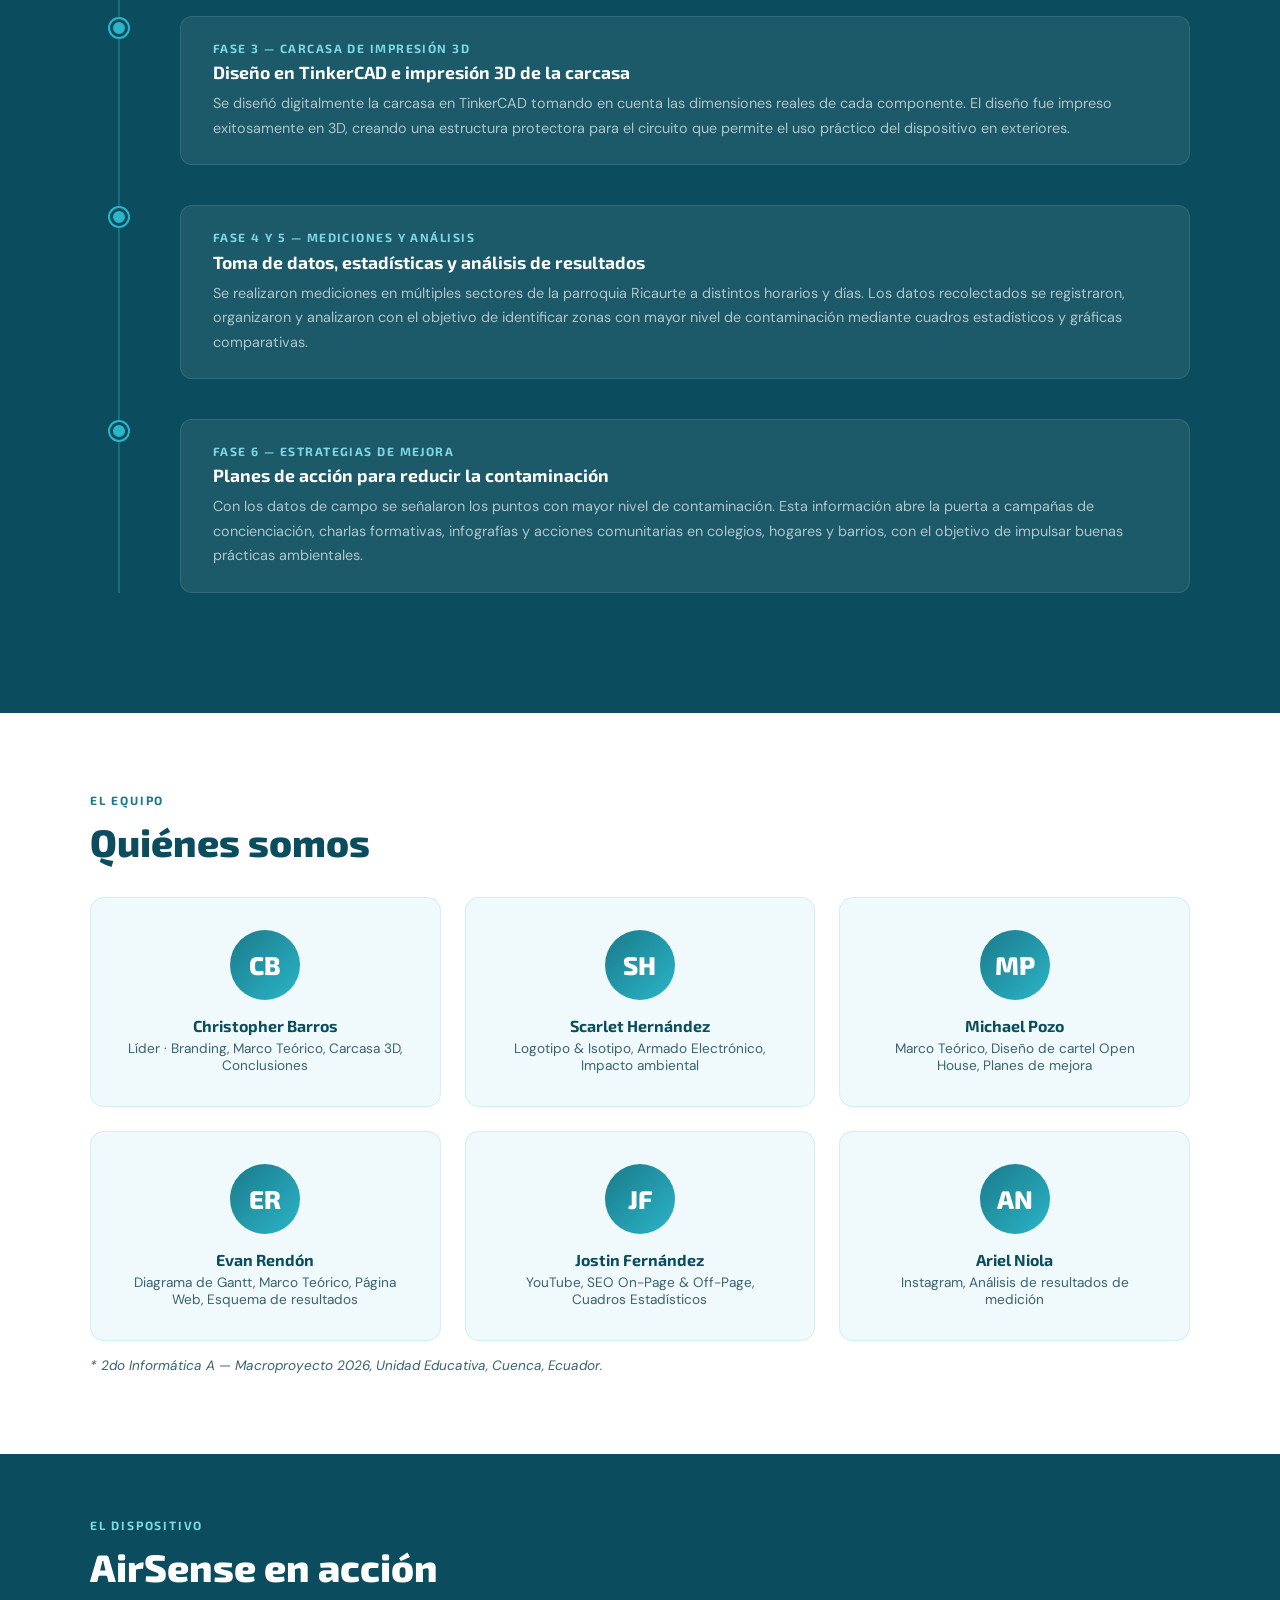
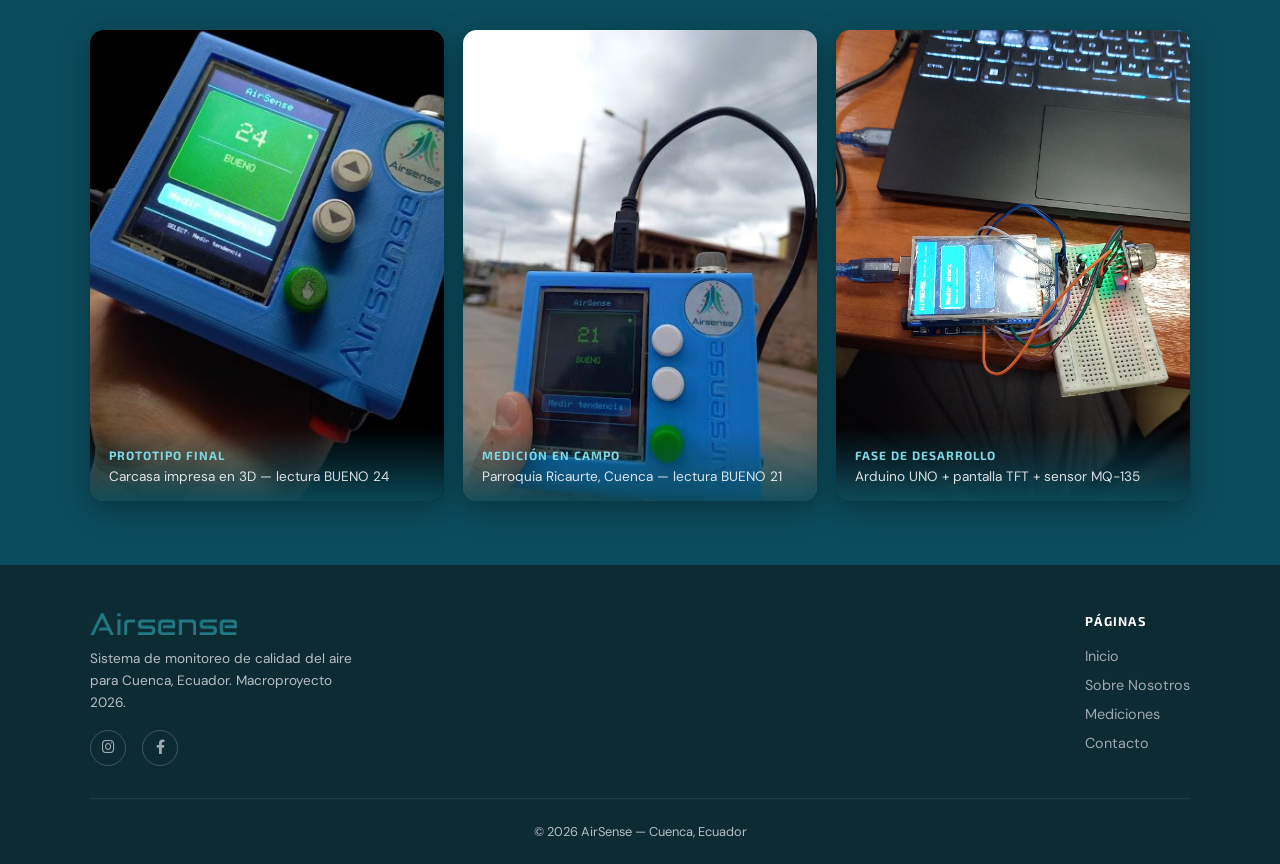
<file: nosotros.html>
<!DOCTYPE html>
<html lang="es">
<head>
    <meta charset="UTF-8">
    <meta name="viewport" content="width=device-width, initial-scale=1.0">
    <title>Sobre Nosotros | AirSense</title>
    <link rel="icon" href="favicon.ico?v=3" sizes="any">
    <link rel="shortcut icon" type="image/x-icon" href="favicon.ico?v=3">
    <link rel="icon" type="image/png" sizes="32x32" href="assets/favicon/favicon-32x32.png?v=3">
    <link rel="icon" type="image/png" sizes="16x16" href="assets/favicon/favicon-16x16.png?v=3">
    <link rel="apple-touch-icon" sizes="180x180" href="assets/favicon/apple-touch-icon.png?v=3">
    <link rel="preconnect" href="https://fonts.googleapis.com">
    <link href="https://fonts.googleapis.com/css2?family=Exo+2:wght@300;400;600;700;900&family=DM+Sans:wght@300;400;500&display=swap" rel="stylesheet">
    <link rel="stylesheet" href="https://cdnjs.cloudflare.com/ajax/libs/font-awesome/6.0.0/css/all.min.css">
    <style>
        :root {
            --teal-dark: #0b4d5e;
            --teal-mid: #1a7a8a;
            --teal-bright: #2bb5c8;
            --teal-light: #7dd8e4;
            --bg-light: #f0f9fb;
            --text-dark: #0d2b33;
            --text-mid: #3a6370;
            --white: #ffffff;
        }

        * { margin: 0; padding: 0; box-sizing: border-box; }
        body { font-family: 'DM Sans', sans-serif; background: var(--white); color: var(--text-dark); }

        nav {
            background: var(--teal-dark);
            position: sticky; top: 0; z-index: 100;
            padding: 0 2rem; height: 68px;
            display: flex; align-items: center; justify-content: space-between;
            box-shadow: 0 2px 20px rgba(11,77,94,0.4);
        }
        .nav-brand { display: flex; align-items: center; gap: 10px; text-decoration: none; }
        .nav-brand img.isotipo { height: 38px; mix-blend-mode: screen; }
        .nav-brand img.logotipo { height: 26px; mix-blend-mode: screen; }
        .nav-links { display: flex; align-items: center; gap: 2rem; list-style: none; }
        .nav-links a { color: rgba(255,255,255,0.8); text-decoration: none; font-family: 'Exo 2', sans-serif; font-size: 0.9rem; font-weight: 500; letter-spacing: 0.05em; text-transform: uppercase; transition: color 0.2s; }
        .nav-links a:hover, .nav-links a.active { color: var(--teal-light); }
        .nav-social { display: flex; align-items: center; gap: 1rem; }
        .nav-social a { color: rgba(255,255,255,0.7); font-size: 1.1rem; transition: color 0.2s, transform 0.2s; text-decoration: none; }
        .nav-social a:hover { color: var(--teal-light); transform: scale(1.15); }

        /* PAGE HEADER */
        .page-header {
            background: linear-gradient(135deg, var(--teal-dark) 0%, var(--teal-mid) 100%);
            padding: 5rem 2rem 4rem;
            text-align: center;
            position: relative;
            overflow: hidden;
        }
        .page-header::before {
            content: '';
            position: absolute; inset: 0;
            background-image: linear-gradient(rgba(255,255,255,0.03) 1px, transparent 1px), linear-gradient(90deg, rgba(255,255,255,0.03) 1px, transparent 1px);
            background-size: 50px 50px;
        }
        .page-header h1 {
            font-family: 'Exo 2', sans-serif;
            font-size: clamp(2.2rem, 4vw, 3.5rem);
            font-weight: 900;
            color: var(--white);
            position: relative;
            margin-bottom: 1rem;
        }
        .page-header p {
            color: rgba(255,255,255,0.75);
            font-size: 1.1rem;
            max-width: 540px;
            margin: 0 auto;
            position: relative;
            line-height: 1.7;
        }

        .section { padding: 5rem 2rem; }
        .container { max-width: 1100px; margin: 0 auto; }

        .section-tag {
            font-family: 'Exo 2', sans-serif;
            font-size: 0.75rem; font-weight: 700;
            letter-spacing: 0.15em; text-transform: uppercase;
            color: var(--teal-mid); margin-bottom: 0.75rem;
        }
        .section-title {
            font-family: 'Exo 2', sans-serif;
            font-size: clamp(1.8rem, 3vw, 2.5rem);
            font-weight: 800; color: var(--teal-dark);
            margin-bottom: 1.5rem; line-height: 1.2;
        }

        /* MISION / VISION */
        .mv-grid {
            display: grid;
            grid-template-columns: 1fr 1fr;
            gap: 2rem;
            margin-top: 1rem;
        }

        .mv-card {
            background: var(--bg-light);
            border-radius: 16px;
            padding: 2.5rem;
            border-top: 4px solid var(--teal-bright);
            transition: transform 0.2s, box-shadow 0.2s;
        }

        .mv-card:hover {
            transform: translateY(-4px);
            box-shadow: 0 12px 32px rgba(43,181,200,0.12);
        }

        .mv-card .icon {
            width: 54px; height: 54px;
            background: rgba(43,181,200,0.15);
            border-radius: 12px;
            display: flex; align-items: center; justify-content: center;
            font-size: 1.4rem; color: var(--teal-mid);
            margin-bottom: 1.5rem;
        }

        .mv-card h3 {
            font-family: 'Exo 2', sans-serif;
            font-size: 1.4rem; font-weight: 800;
            color: var(--teal-dark); margin-bottom: 1rem;
        }

        .mv-card p {
            color: var(--text-mid);
            line-height: 1.8; font-size: 1rem;
        }

        /* HISTORIA */
        .historia-section {
            background: var(--teal-dark);
            padding: 5rem 2rem;
        }

        .historia-section .section-tag { color: var(--teal-light); }
        .historia-section .section-title { color: var(--white); }

        .timeline {
            position: relative;
            margin-top: 3rem;
        }

        .timeline::before {
            content: '';
            position: absolute;
            left: 28px;
            top: 0; bottom: 0;
            width: 2px;
            background: rgba(43,181,200,0.3);
        }

        .timeline-item {
            display: flex;
            gap: 2rem;
            margin-bottom: 2.5rem;
            position: relative;
        }

        .timeline-dot {
            width: 58px;
            flex-shrink: 0;
            display: flex;
            justify-content: center;
            padding-top: 0.2rem;
        }

        .timeline-dot span {
            width: 18px; height: 18px;
            background: var(--teal-bright);
            border-radius: 50%;
            border: 3px solid var(--teal-dark);
            box-shadow: 0 0 0 2px var(--teal-bright);
            flex-shrink: 0;
        }

        .timeline-content {
            background: rgba(255,255,255,0.07);
            border-radius: 12px;
            padding: 1.5rem 2rem;
            border: 1px solid rgba(255,255,255,0.1);
            flex: 1;
            transition: background 0.2s;
        }

        .timeline-content:hover {
            background: rgba(43,181,200,0.1);
        }

        .timeline-content .year {
            font-family: 'Exo 2', sans-serif;
            font-size: 0.75rem;
            font-weight: 700;
            letter-spacing: 0.12em;
            text-transform: uppercase;
            color: var(--teal-light);
            margin-bottom: 0.4rem;
        }

        .timeline-content h4 {
            font-family: 'Exo 2', sans-serif;
            font-size: 1.1rem;
            font-weight: 700;
            color: var(--white);
            margin-bottom: 0.5rem;
        }

        .timeline-content p {
            color: rgba(255,255,255,0.65);
            font-size: 0.9rem;
            line-height: 1.7;
        }

        /* EQUIPO */
        .team-grid {
            display: grid;
            grid-template-columns: repeat(3, 1fr);
            gap: 1.5rem;
            margin-top: 2rem;
        }

        .team-card {
            background: var(--bg-light);
            border-radius: 14px;
            padding: 2rem;
            text-align: center;
            border: 1px solid rgba(43,181,200,0.15);
            transition: transform 0.2s, box-shadow 0.2s;
        }

        .team-card:hover {
            transform: translateY(-4px);
            box-shadow: 0 8px 24px rgba(43,181,200,0.12);
        }

        .team-avatar {
            width: 70px; height: 70px;
            background: linear-gradient(135deg, var(--teal-mid), var(--teal-bright));
            border-radius: 50%;
            display: flex; align-items: center; justify-content: center;
            font-family: 'Exo 2', sans-serif;
            font-size: 1.6rem; font-weight: 800; color: var(--white);
            margin: 0 auto 1rem;
        }

        .team-card h4 {
            font-family: 'Exo 2', sans-serif;
            font-size: 1rem; font-weight: 700;
            color: var(--teal-dark); margin-bottom: 0.3rem;
        }

        .team-card p {
            font-size: 0.85rem; color: var(--text-mid);
        }

        /* FOOTER */
        footer {
            background: var(--text-dark);
            color: rgba(255,255,255,0.7);
            padding: 3rem 2rem 1.5rem;
        }
        .footer-inner { max-width: 1100px; margin: 0 auto; display: flex; justify-content: space-between; align-items: flex-start; gap: 2rem; flex-wrap: wrap; }
        .footer-brand img.logotipo { height: 22px; mix-blend-mode: screen; margin-bottom: 0.8rem; display: block; }
        .footer-brand p { font-size: 0.85rem; max-width: 280px; line-height: 1.6; }
        .footer-social { display: flex; gap: 1rem; margin-top: 1rem; }
        .footer-social a { width: 36px; height: 36px; border-radius: 50%; border: 1px solid rgba(255,255,255,0.2); display: flex; align-items: center; justify-content: center; color: rgba(255,255,255,0.6); font-size: 0.9rem; text-decoration: none; transition: border-color 0.2s, color 0.2s; }
        .footer-social a:hover { border-color: var(--teal-bright); color: var(--teal-light); }
        .footer-links h4 { font-family: 'Exo 2', sans-serif; font-size: 0.8rem; font-weight: 700; letter-spacing: 0.1em; text-transform: uppercase; color: var(--white); margin-bottom: 1rem; }
        .footer-links ul { list-style: none; }
        .footer-links ul li { margin-bottom: 0.5rem; }
        .footer-links ul li a { color: rgba(255,255,255,0.6); text-decoration: none; font-size: 0.9rem; transition: color 0.2s; }
        .footer-links ul li a:hover { color: var(--teal-light); }
        .footer-bottom { max-width: 1100px; margin: 2rem auto 0; padding-top: 1.5rem; border-top: 1px solid rgba(255,255,255,0.08); text-align: center; font-size: 0.8rem; }

        @media (max-width: 768px) {
            .mv-grid, .team-grid { grid-template-columns: 1fr; }
            .nav-links { display: none; }
        }
    </style>
</head>
<body>

<nav>
    <a href="index.html" class="nav-brand">
        <img src="Airsense-iso.png" class="isotipo" alt="AirSense isotipo">
        <img src="Airsense-logo.png" class="logotipo" alt="AirSense">
    </a>
    <ul class="nav-links">
        <li><a href="index.html">Inicio</a></li>
        <li><a href="nosotros.html" class="active">Nosotros</a></li>
        <li><a href="mediciones.html">Mediciones</a></li>
        <li><a href="contacto.html">Contacto</a></li>
    </ul>
    <div class="nav-social">
        <a href="https://www.instagram.com/airsense_ricaurte/" target="_blank"><i class="fab fa-instagram"></i></a>
        <a href="https://www.facebook.com/profile.php?id=61586188710664" target="_blank"><i class="fab fa-facebook-f"></i></a>
    </div>
</nav>

<div class="page-header">
    <h1>Sobre AirSense</h1>
    <p>Grupo 4 · 2do Informática A · Macroproyecto 2026 — Dispositivo de monitoreo de calidad del aire en tiempo real en la parroquia Ricaurte.</p>
</div>

<!-- MISIÓN Y VISIÓN -->
<section class="section">
    <div class="container">
        <p class="section-tag">Fundamentos</p>
        <h2 class="section-title">Misión y Visión</h2>
        <div class="mv-grid">
            <div class="mv-card">
                <div class="icon"><i class="fas fa-bullseye"></i></div>
                <h3>Misión</h3>
                <p>AirSense es un dispositivo diseñado con el objetivo de medir la calidad del aire de manera sencilla y accesible, con el fin de obtener información real e informar a la comunidad afectada sobre los niveles de contaminación, concientizar sobre el cuidado del medio ambiente para tomar medidas correctivas.</p>
            </div>
            <div class="mv-card">
                <div class="icon"><i class="fas fa-eye"></i></div>
                <h3>Visión</h3>
                <p>Que AirSense sea parte de un proyecto educativo que contribuya a la concientización ambiental, para proteger la salud y mejorar la calidad de vida de la comunidad y futuras generaciones, promoviendo el uso de la tecnología como herramienta de transformación social.</p>
            </div>
        </div>
    </div>
</section>

<!-- HISTORIA -->
<section class="historia-section">
    <div class="container">
        <p class="section-tag">Historia y Antecedentes</p>
        <h2 class="section-title">De una idea a un sistema real</h2>
        <div class="timeline">
            <div class="timeline-item">
                <div class="timeline-dot"><span></span></div>
                <div class="timeline-content">
                    <div class="year">Fase 1 — Planificación y Adquisición</div>
                    <h4>Identificación del problema en Ricaurte</h4>
                    <p>En Ricaurte se observaron altos niveles de humo por quemas agrícolas, alto tráfico vehicular y actividades industriales. Sin embargo, no existían dispositivos accesibles que permitieran a la comunidad medir gases contaminantes como CO₂, óxidos de nitrógeno, NH₃, benceno y humo en tiempo real, lo que motivó el inicio del proyecto.</p>
                </div>
            </div>
            <div class="timeline-item">
                <div class="timeline-dot"><span></span></div>
                <div class="timeline-content">
                    <div class="year">Fase 2 — Armado electrónico</div>
                    <h4>Diseño del circuito y pruebas en protoboard</h4>
                    <p>Se planificó la conexión entre el sensor MQ-135, la pantalla TFT Shield y el Arduino UNO utilizando Fritzing. Se definió el uso de pin A5 para el sensor. Antes del montaje final, se realizaron pruebas en protoboard para verificar el funcionamiento y evitar errores en el circuito.</p>
                </div>
            </div>
            <div class="timeline-item">
                <div class="timeline-dot"><span></span></div>
                <div class="timeline-content">
                    <div class="year">Fase 3 — Carcasa de impresión 3D</div>
                    <h4>Diseño en TinkerCAD e impresión 3D de la carcasa</h4>
                    <p>Se diseñó digitalmente la carcasa en TinkerCAD tomando en cuenta las dimensiones reales de cada componente. El diseño fue impreso exitosamente en 3D, creando una estructura protectora para el circuito que permite el uso práctico del dispositivo en exteriores.</p>
                </div>
            </div>
            <div class="timeline-item">
                <div class="timeline-dot"><span></span></div>
                <div class="timeline-content">
                    <div class="year">Fase 4 y 5 — Mediciones y Análisis</div>
                    <h4>Toma de datos, estadísticas y análisis de resultados</h4>
                    <p>Se realizaron mediciones en múltiples sectores de la parroquia Ricaurte a distintos horarios y días. Los datos recolectados se registraron, organizaron y analizaron con el objetivo de identificar zonas con mayor nivel de contaminación mediante cuadros estadísticos y gráficas comparativas.</p>
                </div>
            </div>
            <div class="timeline-item">
                <div class="timeline-dot"><span></span></div>
                <div class="timeline-content">
                    <div class="year">Fase 6 — Estrategias de mejora</div>
                    <h4>Planes de acción para reducir la contaminación</h4>
                    <p>Con los datos de campo se señalaron los puntos con mayor nivel de contaminación. Esta información abre la puerta a campañas de concienciación, charlas formativas, infografías y acciones comunitarias en colegios, hogares y barrios, con el objetivo de impulsar buenas prácticas ambientales.</p>
                </div>
            </div>
        </div>
    </div>
</section>

<!-- EQUIPO -->
<section class="section">
    <div class="container">
        <p class="section-tag">El equipo</p>
        <h2 class="section-title">Quiénes somos</h2>
        <div class="team-grid" style="grid-template-columns: repeat(3, 1fr);">
            <div class="team-card">
                <div class="team-avatar">CB</div>
                <h4>Christopher Barros</h4>
                <p>Líder · Branding, Marco Teórico, Carcasa 3D, Conclusiones</p>
            </div>
            <div class="team-card">
                <div class="team-avatar">SH</div>
                <h4>Scarlet Hernández</h4>
                <p>Logotipo & Isotipo, Armado Electrónico, Impacto ambiental</p>
            </div>
            <div class="team-card">
                <div class="team-avatar">MP</div>
                <h4>Michael Pozo</h4>
                <p>Marco Teórico, Diseño de cartel Open House, Planes de mejora</p>
            </div>
            <div class="team-card">
                <div class="team-avatar">ER</div>
                <h4>Evan Rendón</h4>
                <p>Diagrama de Gantt, Marco Teórico, Página Web, Esquema de resultados</p>
            </div>
            <div class="team-card">
                <div class="team-avatar">JF</div>
                <h4>Jostin Fernández</h4>
                <p>YouTube, SEO On-Page & Off-Page, Cuadros Estadísticos</p>
            </div>
            <div class="team-card">
                <div class="team-avatar">AN</div>
                <h4>Ariel Niola</h4>
                <p>Instagram, Análisis de resultados de medición</p>
            </div>
        </div>
        <p style="margin-top:1rem; color:var(--text-mid); font-size:0.85rem; font-style:italic;">* 2do Informática A — Macroproyecto 2026, Unidad Educativa, Cuenca, Ecuador.</p>
    </div>
</section>

<!-- GALERÍA -->
<section style="background:var(--teal-dark); padding:4rem 2rem;">
    <div style="max-width:1100px; margin:0 auto;">
        <p style="font-family:'Exo 2',sans-serif; font-size:0.75rem; font-weight:700; letter-spacing:0.15em; text-transform:uppercase; color:var(--teal-light); margin-bottom:0.75rem;">El dispositivo</p>
        <h2 style="font-family:'Exo 2',sans-serif; font-size:clamp(1.8rem,3vw,2.5rem); font-weight:800; color:var(--white); margin-bottom:2.5rem; line-height:1.2;">AirSense en acción</h2>
        <div style="display:grid; grid-template-columns:1fr 1fr 1fr; gap:1.2rem;">
            <div style="border-radius:14px; overflow:hidden; box-shadow:0 8px 30px rgba(0,0,0,0.35); position:relative; aspect-ratio:3/4;">
                <img src="device-hand.png" alt="Dispositivo AirSense - carcasa 3D" style="width:100%; height:100%; object-fit:cover; display:block; transition:transform 0.4s;" onmouseover="this.style.transform='scale(1.04)'" onmouseout="this.style.transform='scale(1)'">
                <div style="position:absolute; bottom:0; left:0; right:0; background:linear-gradient(transparent,rgba(11,77,94,0.9)); padding:1rem 1.2rem;">
                    <span style="font-family:'Exo 2',sans-serif; font-size:0.75rem; font-weight:700; letter-spacing:0.08em; text-transform:uppercase; color:var(--teal-light);">Prototipo final</span>
                    <p style="color:rgba(255,255,255,0.85); font-size:0.85rem; margin-top:0.2rem;">Carcasa impresa en 3D — lectura BUENO 24</p>
                </div>
            </div>
            <div style="border-radius:14px; overflow:hidden; box-shadow:0 8px 30px rgba(0,0,0,0.35); position:relative; aspect-ratio:3/4;">
                <img src="device-outdoor.png" alt="AirSense midiendo en Ricaurte" style="width:100%; height:100%; object-fit:cover; display:block; transition:transform 0.4s;" onmouseover="this.style.transform='scale(1.04)'" onmouseout="this.style.transform='scale(1)'">
                <div style="position:absolute; bottom:0; left:0; right:0; background:linear-gradient(transparent,rgba(11,77,94,0.9)); padding:1rem 1.2rem;">
                    <span style="font-family:'Exo 2',sans-serif; font-size:0.75rem; font-weight:700; letter-spacing:0.08em; text-transform:uppercase; color:var(--teal-light);">Medición en campo</span>
                    <p style="color:rgba(255,255,255,0.85); font-size:0.85rem; margin-top:0.2rem;">Parroquia Ricaurte, Cuenca — lectura BUENO 21</p>
                </div>
            </div>
            <div style="border-radius:14px; overflow:hidden; box-shadow:0 8px 30px rgba(0,0,0,0.35); position:relative; aspect-ratio:3/4;">
                <img src="20260305_115347.jpg" alt="Prototipo en protoboard" style="width:100%; height:100%; object-fit:cover; display:block; transition:transform 0.4s;" onmouseover="this.style.transform='scale(1.04)'" onmouseout="this.style.transform='scale(1)'">
                <div style="position:absolute; bottom:0; left:0; right:0; background:linear-gradient(transparent,rgba(11,77,94,0.9)); padding:1rem 1.2rem;">
                    <span style="font-family:'Exo 2',sans-serif; font-size:0.75rem; font-weight:700; letter-spacing:0.08em; text-transform:uppercase; color:var(--teal-light);">Fase de desarrollo</span>
                    <p style="color:rgba(255,255,255,0.85); font-size:0.85rem; margin-top:0.2rem;">Arduino UNO + pantalla TFT + sensor MQ-135</p>
                </div>
            </div>
        </div>
    </div>
</section>

<footer>
    <div class="footer-inner">
        <div class="footer-brand">
            <img src="Airsense-logo.png" class="logotipo" alt="AirSense">
            <p>Sistema de monitoreo de calidad del aire para Cuenca, Ecuador. Macroproyecto 2026.</p>
            <div class="footer-social">
                <a href="https://www.instagram.com/airsense_ricaurte/" target="_blank"><i class="fab fa-instagram"></i></a>
                <a href="https://www.facebook.com/profile.php?id=61586188710664" target="_blank"><i class="fab fa-facebook-f"></i></a>
            </div>
        </div>
        <div class="footer-links">
            <h4>Páginas</h4>
            <ul>
                <li><a href="index.html">Inicio</a></li>
                <li><a href="nosotros.html">Sobre Nosotros</a></li>
                <li><a href="mediciones.html">Mediciones</a></li>
                <li><a href="contacto.html">Contacto</a></li>
            </ul>
        </div>
    </div>
    <div class="footer-bottom">&copy; 2026 AirSense — Cuenca, Ecuador</div>
</footer>

</body>
</html>
</file>
